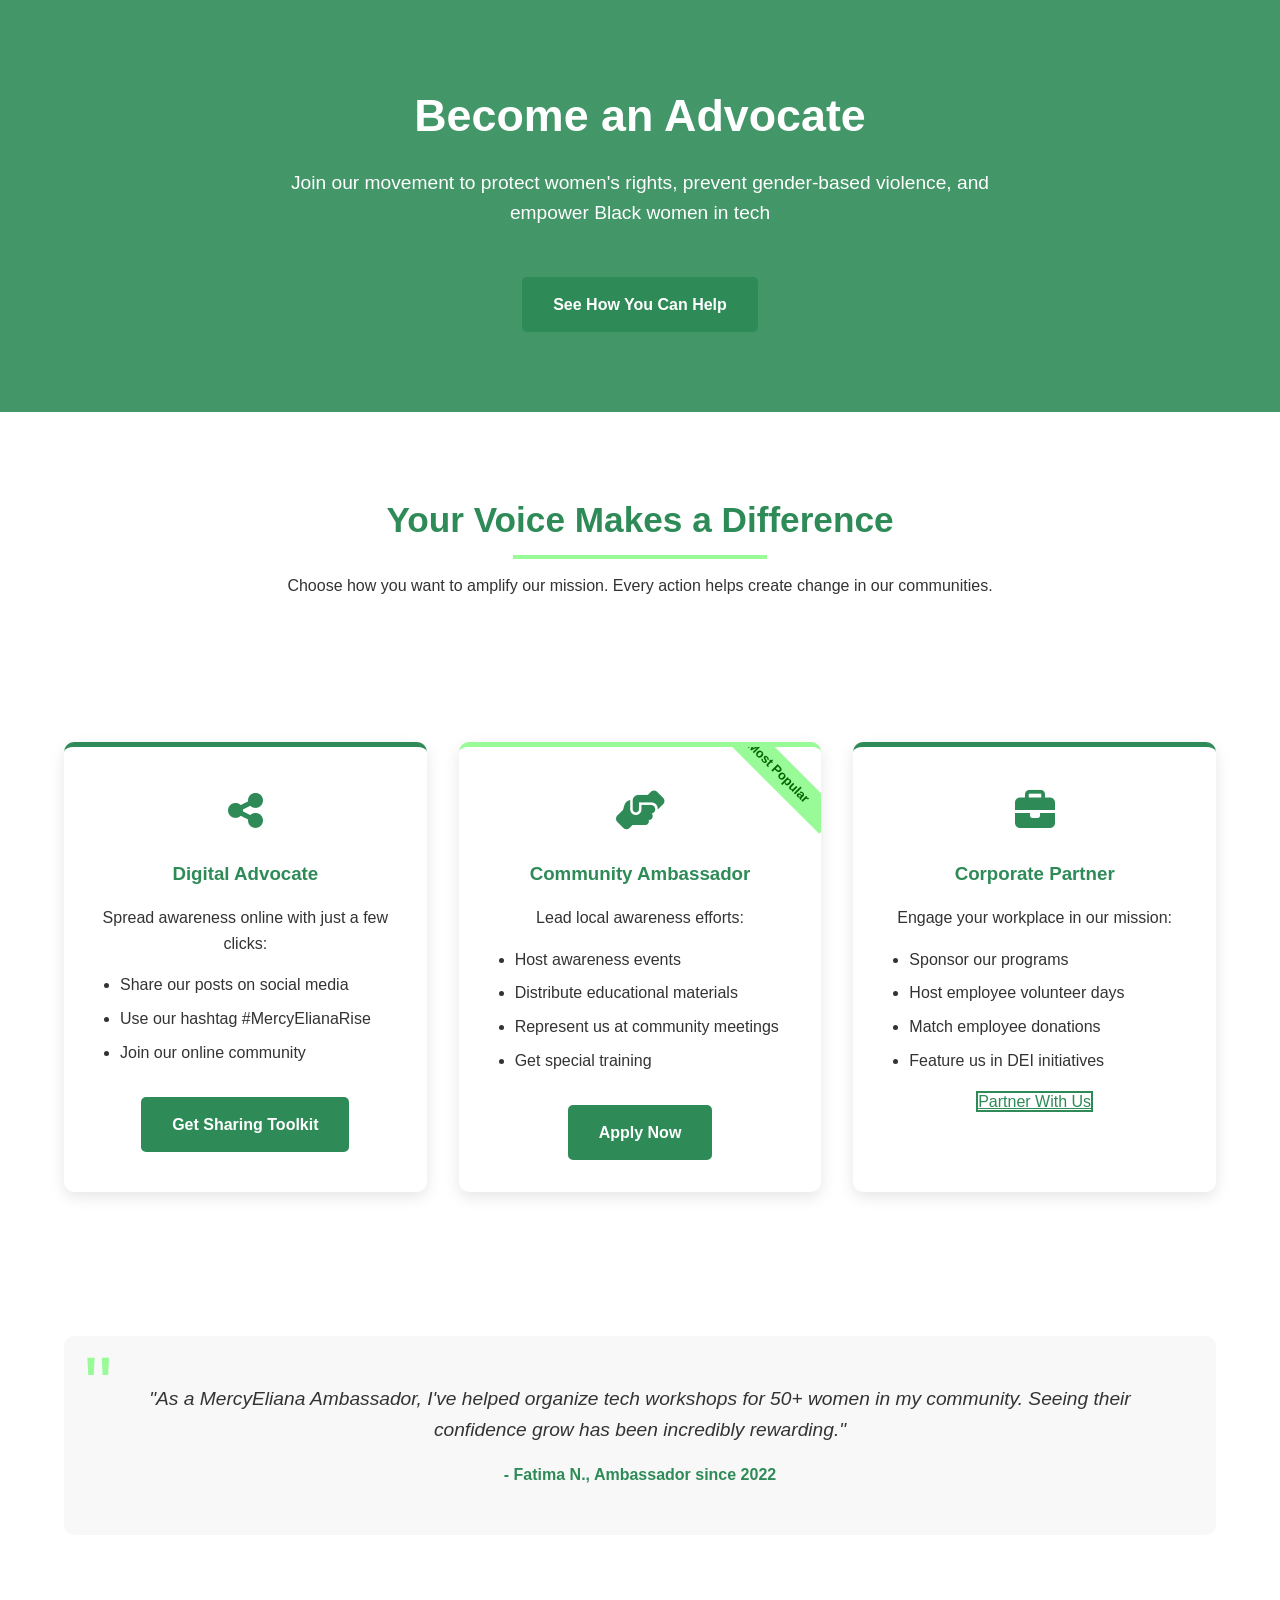
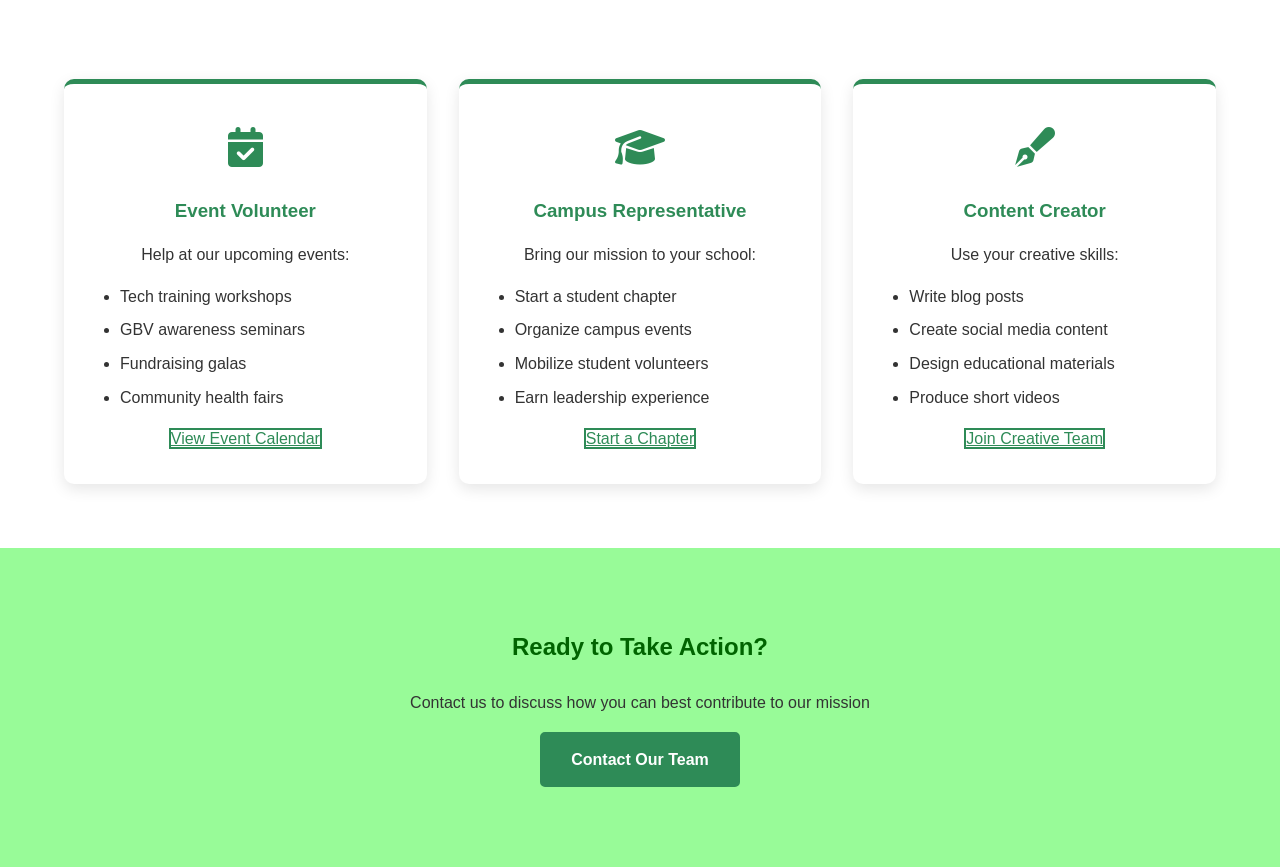
<file: advocate.html>
<!DOCTYPE html>
<html lang="en">
<head>
    <meta charset="UTF-8">
    <meta name="viewport" content="width=device-width, initial-scale=1.0">
    <title>Advocate - MercyEliana Foundation</title>
    <link rel="stylesheet" href="https://cdnjs.cloudflare.com/ajax/libs/font-awesome/6.4.0/css/all.min.css">
    <style>
        :root {
            --primary-green: #2E8B57;
            --medium-green: #3CB371;
            --dark-green: #006400;
            --light-green: #98FB98;
            --white: #FFFFFF;
            --light-gray: #F8F8F8;
            --text-color: #333333;
        }
        
        * {
            margin: 0;
            padding: 0;
            box-sizing: border-box;
            font-family: 'Segoe UI', Tahoma, Geneva, Verdana, sans-serif;
        }
        
        body {
            background-color: var(--white);
            color: var(--text-color);
            line-height: 1.6;
        }
        
        .container {
            width: 90%;
            max-width: 1200px;
            margin: 0 auto;
            padding: 2rem 0;
        }
        
        /* Header */
        .advocate-header {
            text-align: center;
            padding: 3rem 0;
            background: linear-gradient(rgba(46, 139, 87, 0.9), rgba(46, 139, 87, 0.9)), url('https://images.unsplash.com/photo-1454165804606-c3d57bc86b40?ixlib=rb-1.2.1&auto=format&fit=crop&w=1350&q=80') center/cover;
            color: var(--white);
        }
        
        .advocate-header h1 {
            font-size: 2.8rem;
            margin-bottom: 1rem;
        }
        
        .advocate-header p {
            font-size: 1.2rem;
            max-width: 700px;
            margin: 0 auto 2rem;
        }
        
        /* Main Content */
        .advocate-intro {
            text-align: center;
            padding: 3rem 0;
        }
        
        .advocate-intro h2 {
            color: var(--primary-green);
            font-size: 2.2rem;
            margin-bottom: 1.5rem;
            position: relative;
            display: inline-block;
        }
        
        .advocate-intro h2::after {
            content: '';
            position: absolute;
            width: 50%;
            height: 4px;
            background: var(--light-green);
            bottom: -10px;
            left: 25%;
        }
        
        /* Options Grid */
        .advocate-options {
            display: grid;
            grid-template-columns: repeat(auto-fit, minmax(300px, 1fr));
            gap: 2rem;
            padding: 2rem 0;
        }
        
        .option-card {
            background: var(--white);
            border-radius: 10px;
            overflow: hidden;
            box-shadow: 0 5px 15px rgba(0,0,0,0.1);
            transition: transform 0.3s ease;
            border-top: 5px solid var(--primary-green);
        }
        
        .option-card:hover {
            transform: translateY(-10px);
        }
        
        .option-card.highlight {
            border-top: 5px solid var(--light-green);
            position: relative;
        }
        
        .option-card.highlight::after {
            content: 'Most Popular';
            position: absolute;
            top: 10px;
            right: -30px;
            background: var(--light-green);
            color: var(--dark-green);
            padding: 0.3rem 2rem;
            transform: rotate(45deg);
            font-weight: bold;
            font-size: 0.8rem;
        }
        
        .option-icon {
            font-size: 2.5rem;
            color: var(--primary-green);
            margin-bottom: 1rem;
        }
        
        .option-content {
            padding: 2rem;
            text-align: center;
        }
        
        .option-content h3 {
            color: var(--primary-green);
            margin-bottom: 1rem;
        }
        
        .option-content ul {
            text-align: left;
            margin: 1rem 0;
            padding-left: 1.5rem;
        }
        
        .option-content ul li {
            margin-bottom: 0.5rem;
        }
        
        .btn {
            display: inline-block;
            background: var(--primary-green);
            color: var(--white);
            padding: 0.8rem 1.8rem;
            border-radius: 5px;
            text-decoration: none;
            font-weight: 600;
            margin-top: 1rem;
            transition: all 0.3s ease;
            border: 2px solid var(--primary-green);
        }
        
        .btn:hover {
            background: var(--white);
            color: var(--primary-green);
        }
        
        .btn-outline {
            background: transparent;
            color: var(--primary-green);
            border: 2px solid var(--primary-green);
        }
        
        .btn-outline:hover {
            background: var(--primary-green);
            color: var(--white);
        }
        
        /* Testimonial */
        .testimonial {
            background: var(--light-gray);
            padding: 3rem;
            margin: 3rem 0;
            border-radius: 10px;
            text-align: center;
            position: relative;
        }
        
        .testimonial::before {
            content: '"';
            font-size: 5rem;
            color: var(--light-green);
            position: absolute;
            top: 10px;
            left: 20px;
            line-height: 1;
        }
        
        .testimonial p {
            font-size: 1.2rem;
            font-style: italic;
            margin-bottom: 1rem;
        }
        
        .testimonial-author {
            font-weight: bold;
            color: var(--primary-green);
        }
        
        /* Footer CTA */
        .footer-cta {
            text-align: center;
            padding: 3rem 0;
            background-color: var(--light-green);
        }
        
        .footer-cta h2 {
            color: var(--dark-green);
            margin-bottom: 1.5rem;
        }
        
        /* Responsive */
        @media (max-width: 768px) {
            .advocate-header h1 {
                font-size: 2.2rem;
            }
            
            .option-card.highlight::after {
                right: -25px;
                padding: 0.2rem 1.5rem;
            }
        }
    </style>
</head>
<body>
    <!-- Header Section -->
    <header class="advocate-header">
        <div class="container">
            <h1>Become an Advocate</h1>
            <p>Join our movement to protect women's rights, prevent gender-based violence, and empower Black women in tech</p>
            <a href="#options" class="btn">See How You Can Help</a>
        </div>
    </header>

    <!-- Introduction -->
    <section class="advocate-intro">
        <div class="container">
            <h2>Your Voice Makes a Difference</h2>
            <p>Choose how you want to amplify our mission. Every action helps create change in our communities.</p>
        </div>
    </section>

    <!-- Options Grid -->
    <section id="options" class="container">
        <div class="advocate-options">
            <!-- Option 1 -->
            <div class="option-card">
                <div class="option-content">
                    <div class="option-icon">
                        <i class="fas fa-share-alt"></i>
                    </div>
                    <h3>Digital Advocate</h3>
                    <p>Spread awareness online with just a few clicks:</p>
                    <ul>
                        <li>Share our posts on social media</li>
                        <li>Use our hashtag #MercyElianaRise</li>
                        <li>Join our online community</li>
                    </ul>
                    <a href="#" class="btn">Get Sharing Toolkit</a>
                </div>
            </div>
            
            <!-- Option 2 (Highlighted) -->
            <div class="option-card highlight">
                <div class="option-content">
                    <div class="option-icon">
                        <i class="fas fa-hands-helping"></i>
                    </div>
                    <h3>Community Ambassador</h3>
                    <p>Lead local awareness efforts:</p>
                    <ul>
                        <li>Host awareness events</li>
                        <li>Distribute educational materials</li>
                        <li>Represent us at community meetings</li>
                        <li>Get special training</li>
                    </ul>
                    <a href="#" class="btn">Apply Now</a>
                </div>
            </div>
            
            <!-- Option 3 -->
            <div class="option-card">
                <div class="option-content">
                    <div class="option-icon">
                        <i class="fas fa-briefcase"></i>
                    </div>
                    <h3>Corporate Partner</h3>
                    <p>Engage your workplace in our mission:</p>
                    <ul>
                        <li>Sponsor our programs</li>
                        <li>Host employee volunteer days</li>
                        <li>Match employee donations</li>
                        <li>Feature us in DEI initiatives</li>
                    </ul>
                    <a href="#" class="btn-outline">Partner With Us</a>
                </div>
            </div>
        </div>
    </section>

    <!-- Testimonial -->
    <section class="container">
        <div class="testimonial">
            <p>"As a MercyEliana Ambassador, I've helped organize tech workshops for 50+ women in my community. Seeing their confidence grow has been incredibly rewarding."</p>
            <div class="testimonial-author">- Fatima N., Ambassador since 2022</div>
        </div>
    </section>

    <!-- Additional Options -->
    <section class="container">
        <div class="advocate-options">
            <!-- Option 4 -->
            <div class="option-card">
                <div class="option-content">
                    <div class="option-icon">
                        <i class="fas fa-calendar-check"></i>
                    </div>
                    <h3>Event Volunteer</h3>
                    <p>Help at our upcoming events:</p>
                    <ul>
                        <li>Tech training workshops</li>
                        <li>GBV awareness seminars</li>
                        <li>Fundraising galas</li>
                        <li>Community health fairs</li>
                    </ul>
                    <a href="#" class="btn-outline">View Event Calendar</a>
                </div>
            </div>
            
            <!-- Option 5 -->
            <div class="option-card">
                <div class="option-content">
                    <div class="option-icon">
                        <i class="fas fa-graduation-cap"></i>
                    </div>
                    <h3>Campus Representative</h3>
                    <p>Bring our mission to your school:</p>
                    <ul>
                        <li>Start a student chapter</li>
                        <li>Organize campus events</li>
                        <li>Mobilize student volunteers</li>
                        <li>Earn leadership experience</li>
                    </ul>
                    <a href="#" class="btn-outline">Start a Chapter</a>
                </div>
            </div>
            
            <!-- Option 6 -->
            <div class="option-card">
                <div class="option-content">
                    <div class="option-icon">
                        <i class="fas fa-pen-fancy"></i>
                    </div>
                    <h3>Content Creator</h3>
                    <p>Use your creative skills:</p>
                    <ul>
                        <li>Write blog posts</li>
                        <li>Create social media content</li>
                        <li>Design educational materials</li>
                        <li>Produce short videos</li>
                    </ul>
                    <a href="#" class="btn-outline">Join Creative Team</a>
                </div>
            </div>
        </div>
    </section>

    <!-- Footer CTA -->
    <section class="footer-cta">
        <div class="container">
            <h2>Ready to Take Action?</h2>
            <p>Contact us to discuss how you can best contribute to our mission</p>
            <a href= "#contact"class="btn">Contact Our Team</a>
        </div>
    </section>
</body>
</html>
</file>
